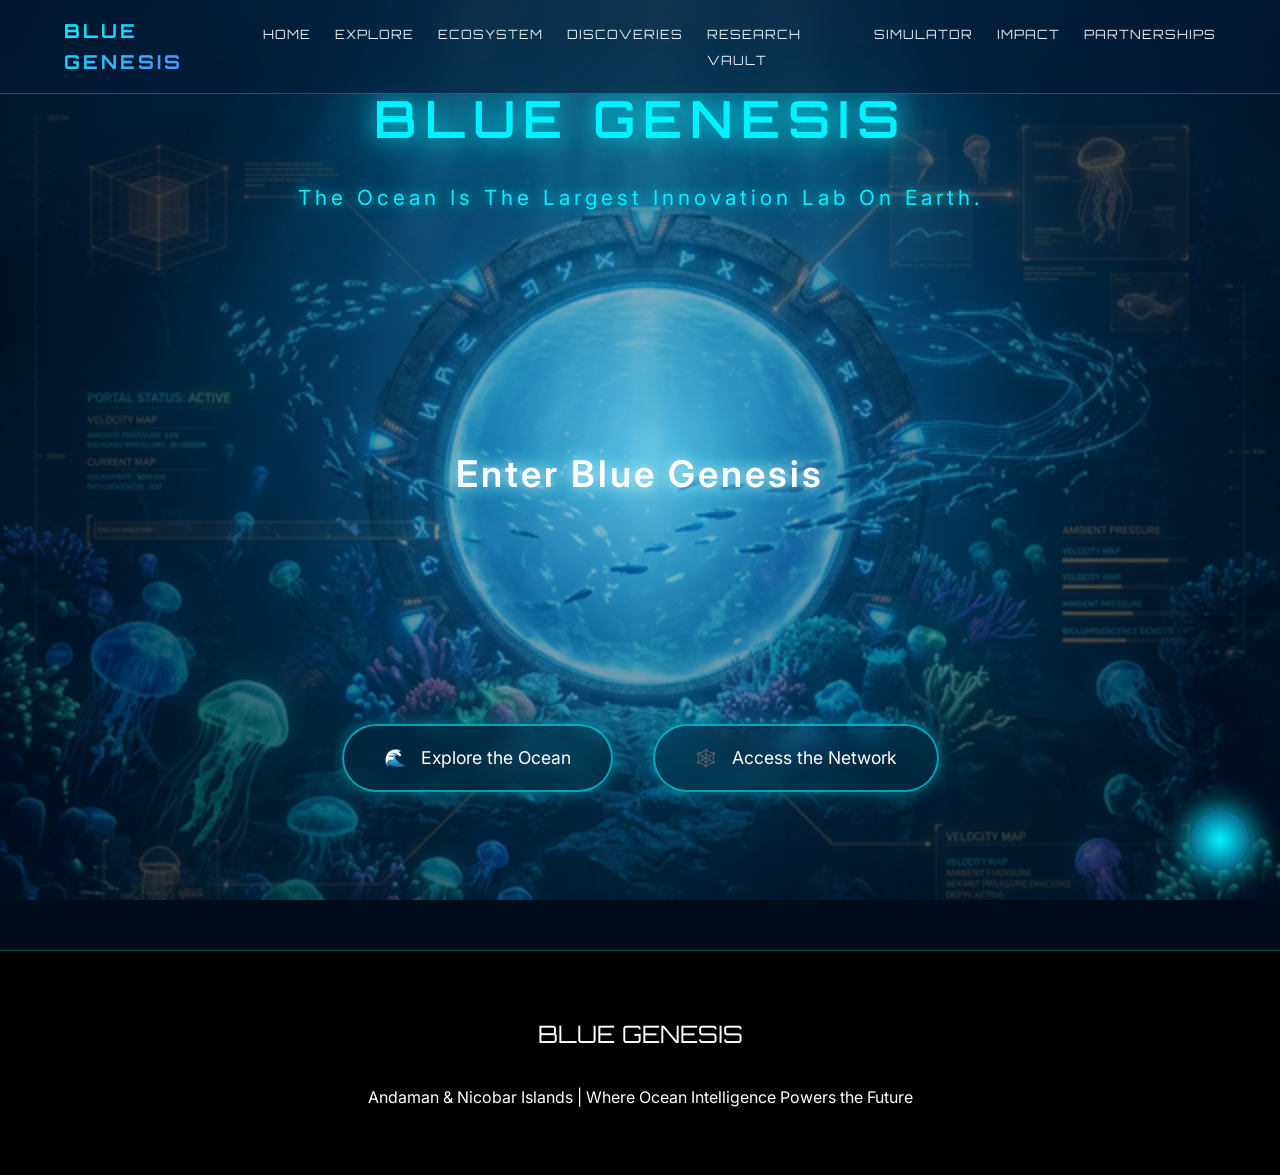
<file: index.html>
<!DOCTYPE html>
<html lang="en">

<head>
    <meta charset="UTF-8">
    <meta name="viewport" content="width=device-width, initial-scale=1.0">
    <title>Blue Genesis | The Living Ocean Interface</title>
    <link rel="preconnect" href="https://fonts.googleapis.com">
    <link rel="preconnect" href="https://fonts.gstatic.com" crossorigin>
    <link
        href="https://fonts.googleapis.com/css2?family=Exo+2:wght@300;400;600;700&family=Inter:wght@300;400;600&family=Orbitron:wght@400;700&display=swap"
        rel="stylesheet">
    <link rel="stylesheet" href="css/styles.css">
</head>

<body>
    <div class="bg-system"></div>

    <!-- Navigation -->
    <header class="main-nav">
        <div class="logo">
            <span class="logo-text">BLUE GENESIS</span>
        </div>
        <nav>
            <ul>
                <li><a href="index.html">Home</a></li>
                <li><a href="explore.html">Explore</a></li>
                <li><a href="ecosystem.html">Ecosystem</a></li>
                <li><a href="discoveries.html">Discoveries</a></li>
                <li><a href="research.html">Research Vault</a></li>
                <li><a href="simulator.html">Simulator</a></li>
                <li><a href="impact.html">Impact</a></li>
                <li><a href="partners.html">Partnerships</a></li>
            </ul>
        </nav>
    </header>

    <main class="page-container" style="padding-top: 0;">
        <section class="hero-portal" id="hero-portal">

            <!-- Immersive Ocean Layers -->
            <div class="ocean-layers">
                <div class="light-rays"></div>
                <div id="fish-container" class="fish-container"></div>
                <div id="plankton-container" class="plankton-container"></div>
            </div>

            <!-- Top Title and Subtitle -->
            <div class="hero-top">
                <h1 class="title-glow">BLUE GENESIS</h1>
                <p class="hero-subtitle">The Ocean Is The Largest Innovation Lab On Earth.</p>
            </div>

            <!-- Center Enter Portal -->
            <div class="hero-center">
                <a href="explore.html" class="enter-link">
                    <span class="enter-text">Enter Blue Genesis</span>
                </a>
            </div>

            <!-- Bottom Action Buttons -->
            <div class="hero-bottom">
                <a href="explore.html" class="nav-btn">
                    <span class="icon">🌊</span>
                    <span class="text">Explore the Ocean</span>
                </a>
                <a href="partners.html" class="nav-btn">
                    <span class="icon">🕸️</span>
                    <span class="text">Access the Network</span>
                </a>
            </div>
        </section>
    </main>

    <!-- Nereus AI -->
    <div id="nereus" class="nereus-assistant">
        <div class="nereus-orb"></div>
        <div class="nereus-chat glass">
            <p id="nereus-text">Searching the Andaman currents...</p>
            <p id="nereus-response" style="color: var(--aqua-cyan); margin-bottom: 1rem;"></p>
            <input type="text" id="nereus-input" placeholder="Ask Nereus...">
        </div>
    </div>

    <footer class="main-footer">
        <div class="footer-logo">BLUE GENESIS</div>
        <p>Andaman & Nicobar Islands | Where Ocean Intelligence Powers the Future</p>
    </footer>

    <script src="js/api.js"></script>
    <script src="js/main.js?v=1.1"></script>
</body>

</html>
</file>
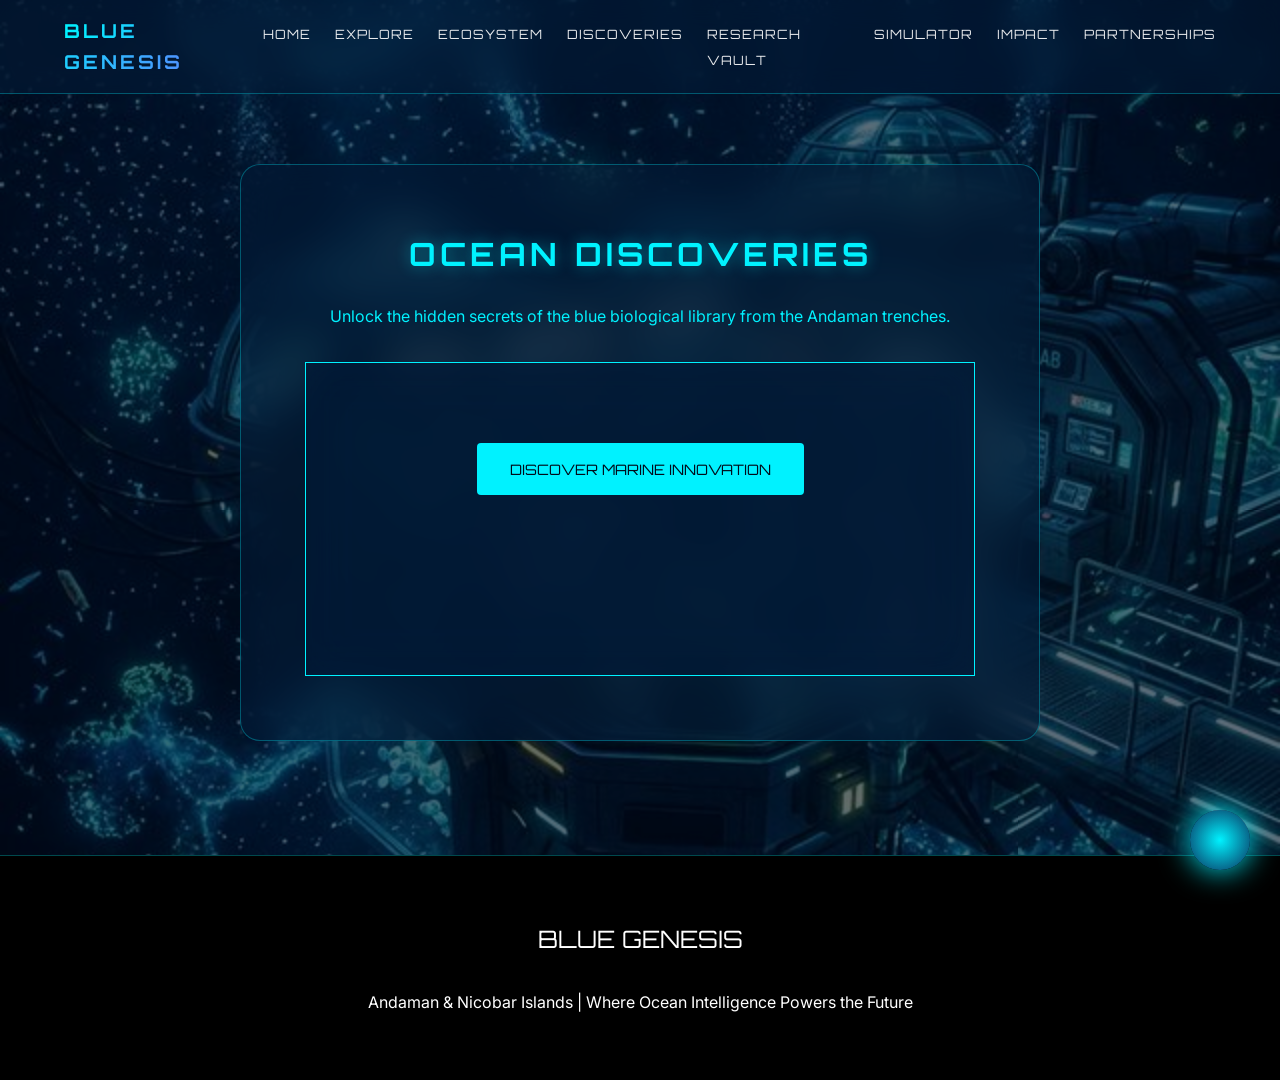
<file: discoveries.html>
<!DOCTYPE html>
<html lang="en">

<head>
    <meta charset="UTF-8">
    <meta name="viewport" content="width=device-width, initial-scale=1.0">
    <title>Marine Discoveries | Blue Genesis</title>
    <link rel="preconnect" href="https://fonts.googleapis.com">
    <link rel="preconnect" href="https://fonts.gstatic.com" crossorigin>
    <link
        href="https://fonts.googleapis.com/css2?family=Exo+2:wght@300;400;600;700&family=Inter:wght@300;400;600&family=Orbitron:wght@400;700&display=swap"
        rel="stylesheet">
    <link rel="stylesheet" href="css/styles.css">
</head>

<body id="discoveries-view">
    <div class="page-bg" style="background-image: url('assets/images/backgrounds/discoveries-bg.jpg');"></div>
    <div class="overlay"></div>

    <!-- Navigation -->
    <header class="main-nav">
        <div class="logo">
            <span class="logo-text">BLUE GENESIS</span>
        </div>
        <nav>
            <ul>
                <li><a href="index.html">Home</a></li>
                <li><a href="explore.html">Explore</a></li>
                <li><a href="ecosystem.html">Ecosystem</a></li>
                <li><a href="discoveries.html">Discoveries</a></li>
                <li><a href="research.html">Research Vault</a></li>
                <li><a href="simulator.html">Simulator</a></li>
                <li><a href="impact.html">Impact</a></li>
                <li><a href="partners.html">Partnerships</a></li>
            </ul>
        </nav>
    </header>

    <main class="page-container hero-discovery">
        <div class="content-section glass" style="text-align: center; max-width: 800px;">
            <h1 class="title-glow">Ocean Discoveries</h1>
            <p style="margin-bottom: 2rem; color: var(--aqua-cyan);">Unlock the hidden secrets of the blue biological
                library from the Andaman trenches.</p>

            <div class="discovery-card glass" style="padding: 3rem; margin-top: 2rem; border-color: var(--aqua-cyan);">
                <button onclick="getDiscovery()" class="btn btn-primary"
                    style="margin-top: 2rem; padding: 1rem 2rem; cursor: pointer;">Discover Marine Innovation</button>
                <p id="discovery-text" style="font-size: 1.4rem; min-height: 100px; margin-top: 2rem;"></p>
            </div>
        </div>
    </main>

    <div id="nereus" class="nereus-assistant">
        <div class="nereus-orb"></div>
        <div class="nereus-chat glass">
            <p id="nereus-text">Searching the Andaman currents...</p>
            <p id="nereus-response" style="color: var(--aqua-cyan); margin-bottom: 1rem;"></p>
            <input type="text" id="nereus-input" placeholder="Ask Nereus...">
        </div>
    </div>

    <footer class="main-footer">
        <div class="footer-logo">BLUE GENESIS</div>
        <p>Andaman & Nicobar Islands | Where Ocean Intelligence Powers the Future</p>
    </footer>

    <script src="js/api.js"></script>
    <script src="js/main.js?v=1.1"></script>
</body>

</html>
</file>
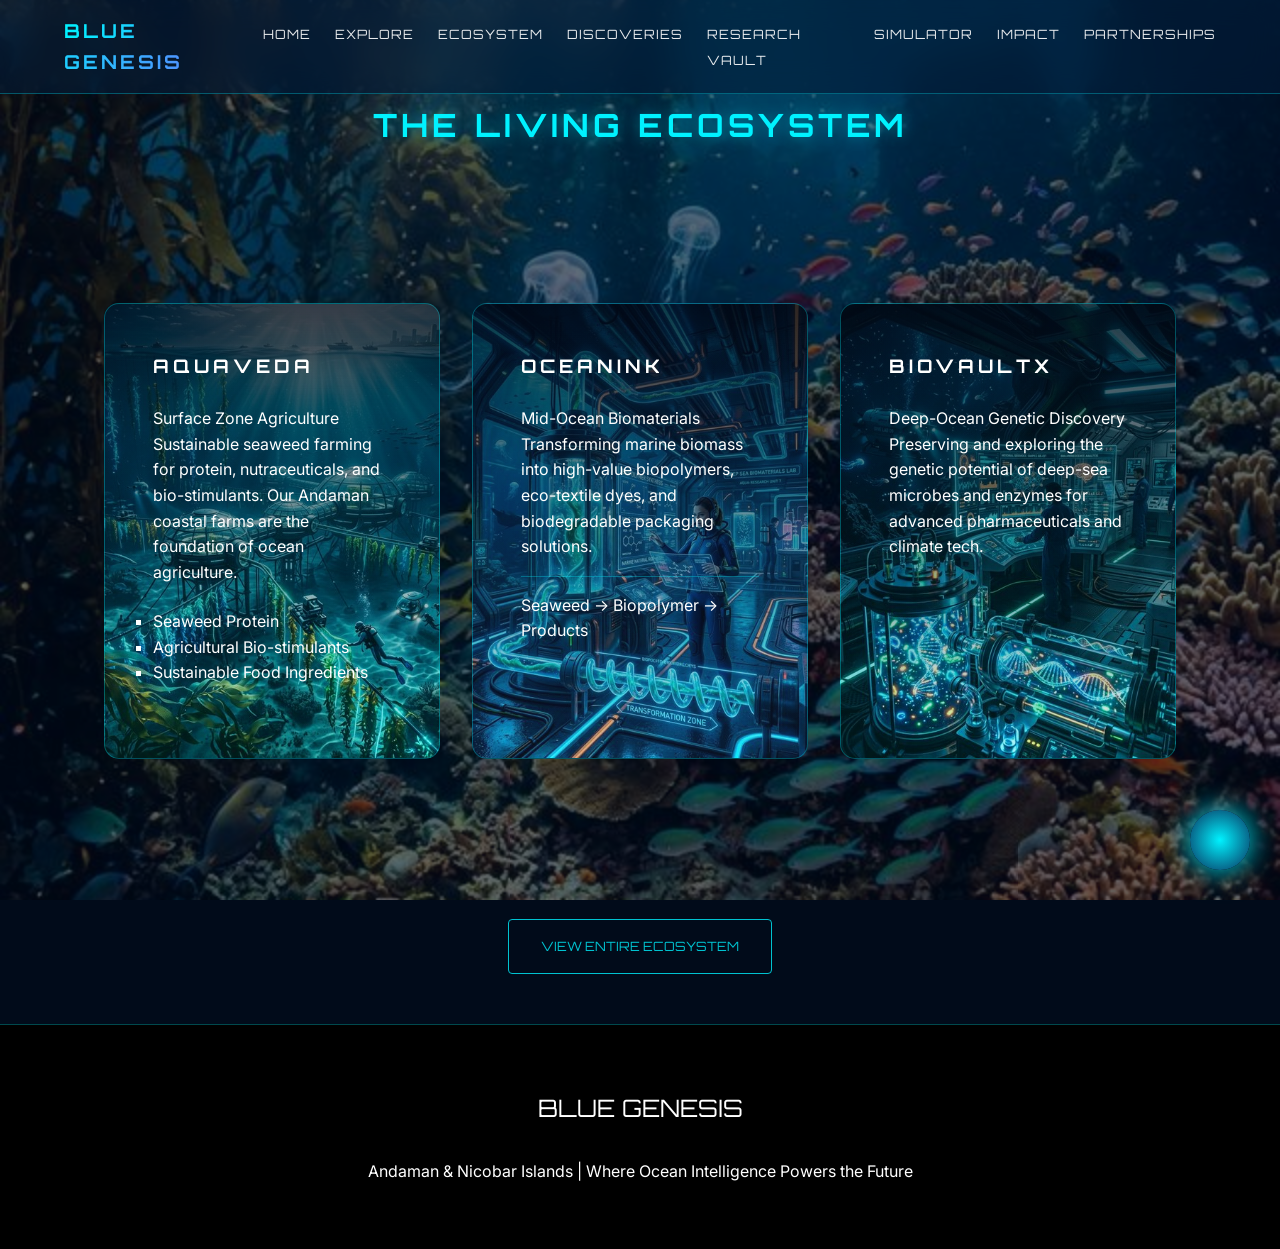
<file: ecosystem.html>
<!DOCTYPE html>
<html lang="en">

<head>
    <meta charset="UTF-8">
    <meta name="viewport" content="width=device-width, initial-scale=1.0">
    <title>Ocean Ecosystem | Blue Genesis</title>
    <link rel="preconnect" href="https://fonts.googleapis.com">
    <link rel="preconnect" href="https://fonts.gstatic.com" crossorigin>
    <link
        href="https://fonts.googleapis.com/css2?family=Exo+2:wght@300;400;600;700&family=Inter:wght@300;400;600&family=Orbitron:wght@400;700&display=swap"
        rel="stylesheet">
    <link rel="stylesheet" href="css/styles.css">
</head>

<body id="ecosystem-view">
    <div class="page-bg" style="background-image: url('assets/images/backgrounds/ecosystem-bg.jpg');"></div>
    <div class="overlay"></div>

    <!-- Navigation -->
    <header class="main-nav">
        <div class="logo">
            <span class="logo-text">BLUE GENESIS</span>
        </div>
        <nav>
            <ul>
                <li><a href="index.html">Home</a></li>
                <li><a href="explore.html">Explore</a></li>
                <li><a href="ecosystem.html">Ecosystem</a></li>
                <li><a href="discoveries.html">Discoveries</a></li>
                <li><a href="research.html">Research Vault</a></li>
                <li><a href="simulator.html">Simulator</a></li>
                <li><a href="impact.html">Impact</a></li>
                <li><a href="partners.html">Partnerships</a></li>
            </ul>
        </nav>
    </header>

    <main class="page-container">
        <h1 class="title-glow">The Living Ecosystem</h1>

        <div class="card-grid content-section">
            <!-- AquaVeda -->
            <div id="surface" class="info-card glass ecosystem-card"
                style="background: linear-gradient(rgba(1, 11, 26, 0.8), rgba(0, 242, 255, 0.1)), url('assets/images/aquaveda.png') no-repeat center center/cover;">
                <h3>AquaVeda</h3>
                <p class="tagline">Surface Zone Agriculture</p>
                <p>Sustainable seaweed farming for protein, nutraceuticals, and bio-stimulants. Our Andaman coastal
                    farms are the foundation of ocean agriculture.</p>
                <ul style="margin: 1.5rem 0; list-style: square;">
                    <li>Seaweed Protein</li>
                    <li>Agricultural Bio-stimulants</li>
                    <li>Sustainable Food Ingredients</li>
                </ul>
                <p id="farm-status" style="color: var(--teal-glow); font-weight: bold; margin-top: 1rem;"></p>
            </div>

            <!-- OceanInk -->
            <div id="mid" class="info-card glass ecosystem-card"
                style="background: linear-gradient(rgba(1, 11, 26, 0.8), rgba(77, 148, 255, 0.1)), url('assets/images/oceanink.png') no-repeat center center/cover;">
                <h3>OceanInk</h3>
                <p class="tagline">Mid-Ocean Biomaterials</p>
                <p>Transforming marine biomass into high-value biopolymers, eco-textile dyes, and biodegradable
                    packaging solutions.</p>
                <div style="margin-top: 1rem; border-top: 1px solid var(--glass-border); padding-top: 1rem;">
                    <span>Seaweed → Biopolymer → Products</span>
                </div>
                <p id="product-status" style="color: var(--teal-glow); font-weight: bold; margin-top: 1rem;"></p>
            </div>

            <!-- BioVaultX -->
            <div id="deep" class="info-card glass ecosystem-card"
                style="background: linear-gradient(rgba(1, 11, 26, 0.8), rgba(0, 212, 255, 0.1)), url('assets/images/biovaultx.png') no-repeat center center/cover;">
                <h3>BioVaultX</h3>
                <p class="tagline">Deep-Ocean Genetic Discovery</p>
                <p>Preserving and exploring the genetic potential of deep-sea microbes and enzymes for advanced
                    pharmaceuticals and climate tech.</p>
            </div>
        </div>

        <div style="text-align: center; margin-top: 2rem;">
            <a href="ecosystem.html" class="btn btn-secondary" style="font-size: 0.8rem; opacity: 0.8;">View Entire
                Ecosystem</a>
        </div>
    </main>

    <div id="nereus" class="nereus-assistant">
        <div class="nereus-orb"></div>
        <div class="nereus-chat glass">
            <p id="nereus-text">Searching the Andaman currents...</p>
            <p id="nereus-response" style="color: var(--aqua-cyan); margin-bottom: 1rem;"></p>
            <input type="text" id="nereus-input" placeholder="Ask Nereus...">
        </div>
    </div>

    <footer class="main-footer">
        <div class="footer-logo">BLUE GENESIS</div>
        <p>Andaman & Nicobar Islands | Where Ocean Intelligence Powers the Future</p>
    </footer>

    <script src="js/api.js"></script>
    <script src="js/main.js?v=1.1"></script>
</body>

</html>
</file>
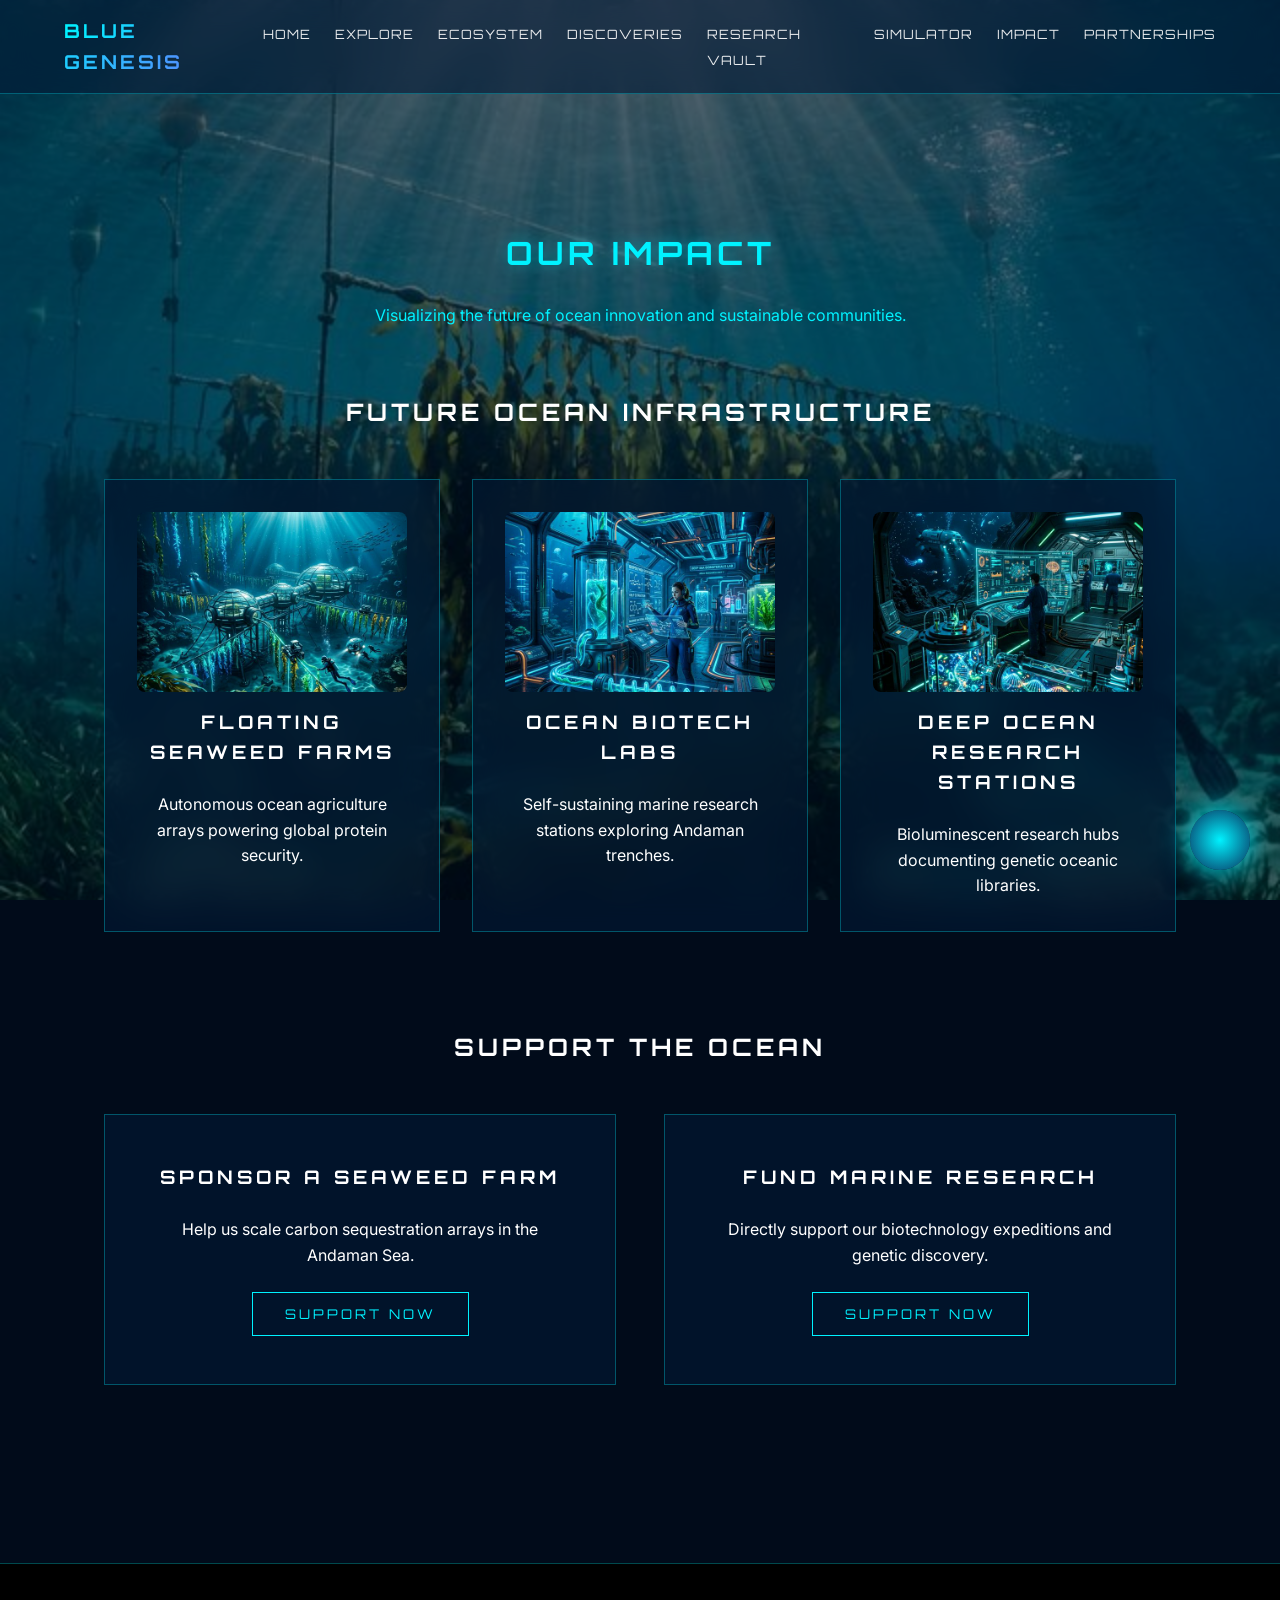
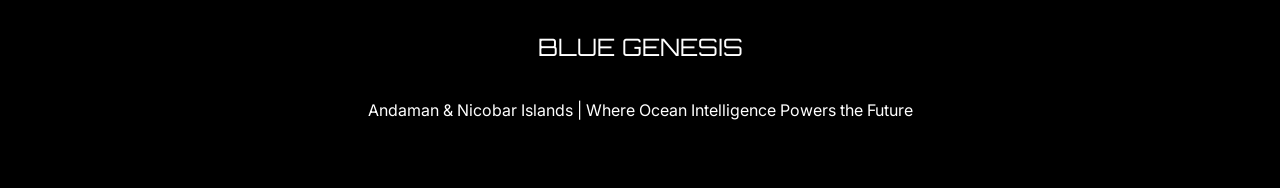
<file: impact.html>
<!DOCTYPE html>
<html lang="en">

<head>
    <meta charset="UTF-8">
    <meta name="viewport" content="width=device-width, initial-scale=1.0">
    <title>Sustainability Impact | Blue Genesis</title>
    <link rel="preconnect" href="https://fonts.googleapis.com">
    <link rel="preconnect" href="https://fonts.gstatic.com" crossorigin>
    <link
        href="https://fonts.googleapis.com/css2?family=Exo+2:wght@300;400;600;700&family=Inter:wght@300;400;600&family=Orbitron:wght@400;700&display=swap"
        rel="stylesheet">
    <link rel="stylesheet" href="css/styles.css">
</head>

<body id="impact-view">
    <div class="page-bg" style="background-image: url('assets/images/backgrounds/impact-bg.jpg');"></div>
    <div class="overlay"></div>

    <!-- Navigation -->
    <header class="main-nav">
        <div class="logo">
            <span class="logo-text">BLUE GENESIS</span>
        </div>
        <nav>
            <ul>
                <li><a href="index.html">Home</a></li>
                <li><a href="explore.html">Explore</a></li>
                <li><a href="ecosystem.html">Ecosystem</a></li>
                <li><a href="discoveries.html">Discoveries</a></li>
                <li><a href="research.html">Research Vault</a></li>
                <li><a href="simulator.html">Simulator</a></li>
                <li><a href="impact.html">Impact</a></li>
                <li><a href="partners.html">Partnerships</a></li>
            </ul>
        </nav>
    </header>

    <main class="page-container hero-impact">
        <div class="content-section" style="max-width: 1200px; width: 95%;">
            <h1 class="title-glow" style="text-align: center;">Our Impact</h1>
            <p style="text-align: center; margin-bottom: 4rem; color: var(--aqua-cyan);">Visualizing the future of ocean
                innovation and sustainable communities.</p>

            <section class="future-city-vision" style="margin-bottom: 6rem;">
                <h2 style="text-align: center; margin-bottom: 3rem;">Future Ocean Infrastructure</h2>
                <div class="city-grid"
                    style="display: grid; grid-template-columns: repeat(auto-fit, minmax(280px, 1fr)); gap: 2rem;">
                    <div class="city-block glass" style="padding: 2rem; text-align: center;">
                        <div
                            style="height: 180px; background: url('assets/images/aquaveda.png') center/cover; border-radius: 8px; margin-bottom: 1rem;">
                        </div>
                        <h3>Floating Seaweed Farms</h3>
                        <p>Autonomous ocean agriculture arrays powering global protein security.</p>
                    </div>
                    <div class="city-block glass" style="padding: 2rem; text-align: center;">
                        <div
                            style="height: 180px; background: url('assets/images/oceanink.png') center/cover; border-radius: 8px; margin-bottom: 1rem;">
                        </div>
                        <h3>Ocean Biotech Labs</h3>
                        <p>Self-sustaining marine research stations exploring Andaman trenches.</p>
                    </div>
                    <div class="city-block glass" style="padding: 2rem; text-align: center;">
                        <div
                            style="height: 180px; background: url('assets/images/biovaultx.png') center/cover; border-radius: 8px; margin-bottom: 1rem;">
                        </div>
                        <h3>Deep Ocean Research Stations</h3>
                        <p>Bioluminescent research hubs documenting genetic oceanic libraries.</p>
                    </div>
                </div>
            </section>

            <section class="support-ocean">
                <h2 style="text-align: center; margin-bottom: 3rem;">Support the Ocean</h2>
                <div class="support-grid"
                    style="display: grid; grid-template-columns: repeat(auto-fit, minmax(300px, 1fr)); gap: 3rem;">
                    <div class="support-card glass" style="padding: 3rem; text-align: center;">
                        <h3>Sponsor a Seaweed Farm</h3>
                        <p>Help us scale carbon sequestration arrays in the Andaman Sea.</p>
                        <button class="btn-glow support-btn" onclick="supportAction()"
                            style="margin-top: 1.5rem; padding: 0.8rem 2rem;">Support
                            Now</button>
                    </div>
                    <div class="support-card glass" style="padding: 3rem; text-align: center;">
                        <h3>Fund Marine Research</h3>
                        <p>Directly support our biotechnology expeditions and genetic discovery.</p>
                        <button class="btn-glow support-btn" onclick="supportAction()"
                            style="margin-top: 1.5rem; padding: 0.8rem 2rem;">Support
                            Now</button>
                    </div>
                </div>
            </section>
        </div>
    </main>

    <div id="nereus" class="nereus-assistant">
        <div class="nereus-orb"></div>
        <div class="nereus-chat glass">
            <p id="nereus-text">Searching the Andaman currents...</p>
            <p id="nereus-response" style="color: var(--aqua-cyan); margin-bottom: 1rem;"></p>
            <input type="text" id="nereus-input" placeholder="Ask Nereus...">
        </div>
    </div>

    <footer class="main-footer">
        <div class="footer-logo">BLUE GENESIS</div>
        <p>Andaman & Nicobar Islands | Where Ocean Intelligence Powers the Future</p>
    </footer>

    <script src="js/api.js"></script>
    <script src="js/main.js?v=1.1"></script>
</body>

</html>
</file>
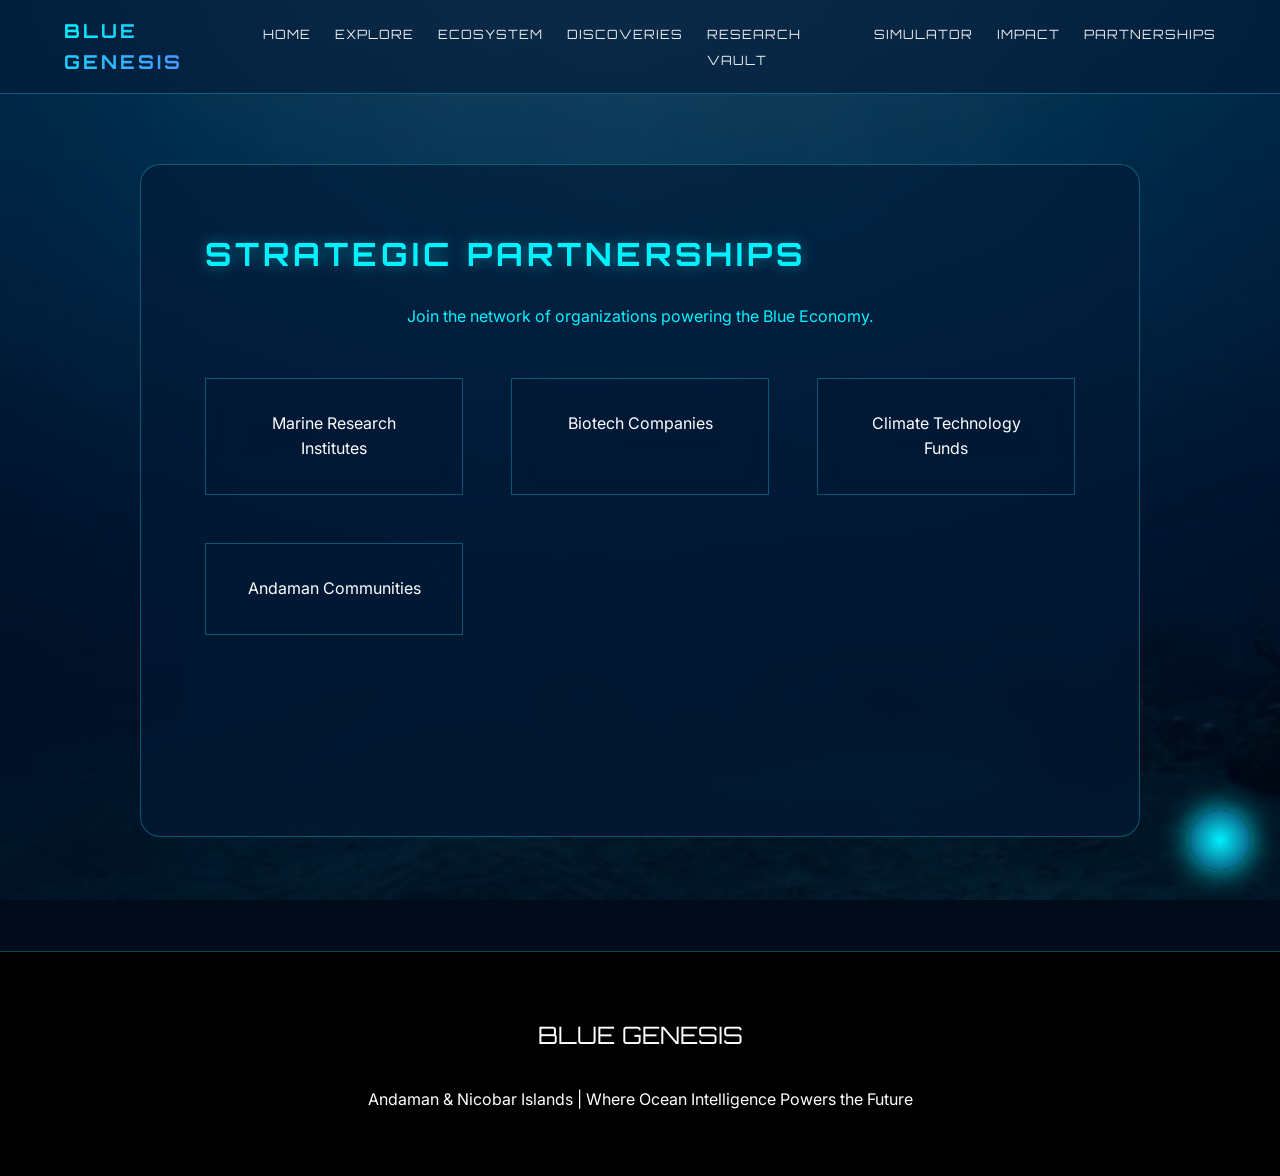
<file: partners.html>
<!DOCTYPE html>
<html lang="en">

<head>
    <meta charset="UTF-8">
    <meta name="viewport" content="width=device-width, initial-scale=1.0">
    <title>Partnerships | Blue Genesis</title>
    <link rel="preconnect" href="https://fonts.googleapis.com">
    <link rel="preconnect" href="https://fonts.gstatic.com" crossorigin>
    <link
        href="https://fonts.googleapis.com/css2?family=Exo+2:wght@300;400;600;700&family=Inter:wght@300;400;600&family=Orbitron:wght@400;700&display=swap"
        rel="stylesheet">
    <link rel="stylesheet" href="css/styles.css">
</head>

<body id="partners-view">
    <div class="page-bg" style="background-image: url('assets/images/backgrounds/partners-bg.jpg');"></div>
    <div class="overlay"></div>

    <!-- Navigation -->
    <header class="main-nav">
        <div class="logo">
            <span class="logo-text">BLUE GENESIS</span>
        </div>
        <nav>
            <ul>
                <li><a href="index.html">Home</a></li>
                <li><a href="explore.html">Explore</a></li>
                <li><a href="ecosystem.html">Ecosystem</a></li>
                <li><a href="discoveries.html">Discoveries</a></li>
                <li><a href="research.html">Research Vault</a></li>
                <li><a href="simulator.html">Simulator</a></li>
                <li><a href="impact.html">Impact</a></li>
                <li><a href="partners.html">Partnerships</a></li>
            </ul>
        </nav>
    </header>

    <main class="page-container hero-partners">
        <div class="content-section glass animate-fadeIn" style="max-width: 1000px; width: 90%;">
            <h1 class="title-glow">Strategic Partnerships</h1>
            <p style="text-align: center; margin-bottom: 3rem; color: var(--aqua-cyan);">Join the network of
                organizations powering the Blue Economy.</p>

            <div class="partners-grid"
                style="display: grid; grid-template-columns: repeat(auto-fit, minmax(200px, 1fr)); gap: 3rem;">
                <div class="partner glass animate-fadeIn"
                    style="padding: 2rem; text-align: center; animation-delay: 0.2s;">Marine Research Institutes</div>
                <div class="partner glass animate-fadeIn"
                    style="padding: 2rem; text-align: center; animation-delay: 0.4s;">Biotech Companies</div>
                <div class="partner glass animate-fadeIn"
                    style="padding: 2rem; text-align: center; animation-delay: 0.6s;">Climate Technology Funds</div>
                <div class="partner glass animate-fadeIn"
                    style="padding: 2rem; text-align: center; animation-delay: 0.8s;">Andaman Communities</div>
            </div>

            <div style="text-align: center; margin-top: 4rem;">
                <a href="#" class="btn-glow pulse-glow animate-fadeIn"
                    style="text-decoration: none; animation-delay: 1.2s;">Join the Mission</a>
            </div>
        </div>
    </main>

    <div id="nereus" class="nereus-assistant">
        <div class="nereus-orb"></div>
        <div class="nereus-chat glass">
            <p id="nereus-text">Searching the Andaman currents...</p>
            <p id="nereus-response" style="color: var(--aqua-cyan); margin-bottom: 1rem;"></p>
            <input type="text" id="nereus-input" placeholder="Ask Nereus...">
        </div>
    </div>

    <footer class="main-footer">
        <div class="footer-logo">BLUE GENESIS</div>
        <p>Andaman & Nicobar Islands | Where Ocean Intelligence Powers the Future</p>
    </footer>

    <script src="js/api.js"></script>
    <script src="js/main.js?v=1.1"></script>
</body>

</html>
</file>
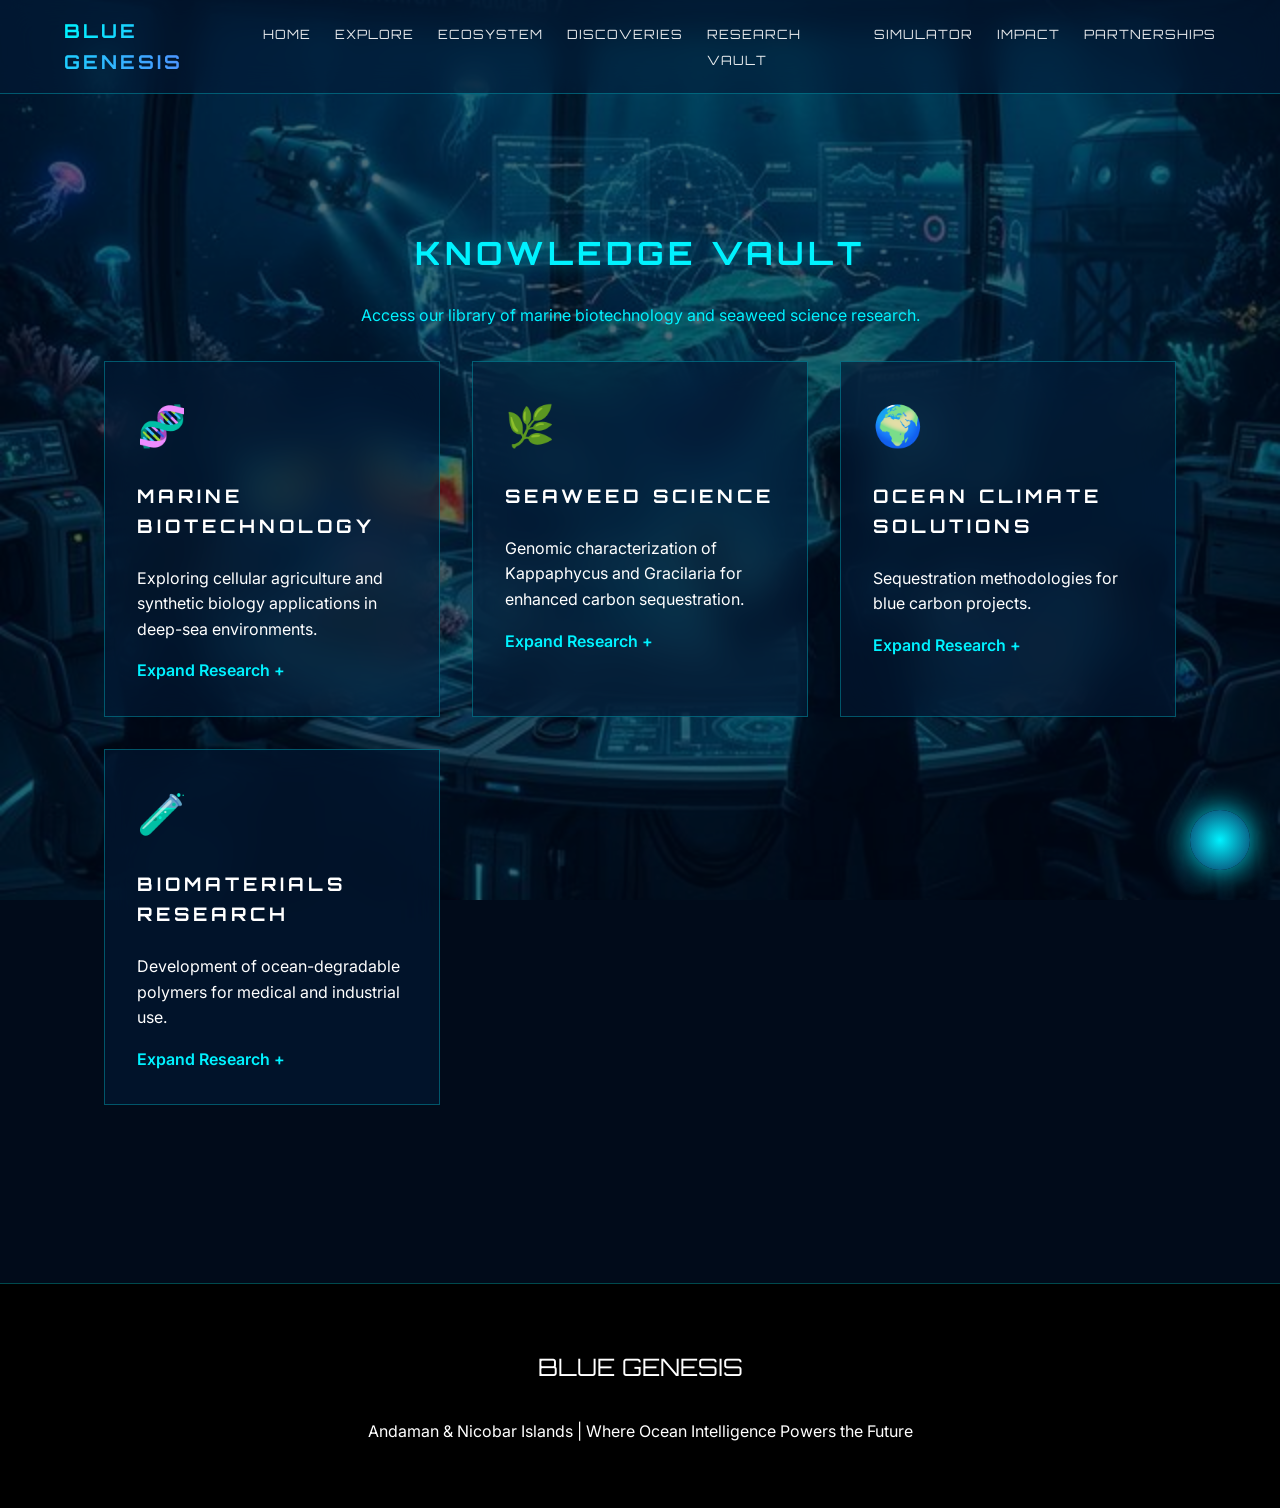
<file: research.html>
<!DOCTYPE html>
<html lang="en">

<head>
    <meta charset="UTF-8">
    <meta name="viewport" content="width=device-width, initial-scale=1.0">
    <title>Research Vault | Blue Genesis</title>
    <link rel="preconnect" href="https://fonts.googleapis.com">
    <link rel="preconnect" href="https://fonts.gstatic.com" crossorigin>
    <link
        href="https://fonts.googleapis.com/css2?family=Exo+2:wght@300;400;600;700&family=Inter:wght@300;400;600&family=Orbitron:wght@400;700&display=swap"
        rel="stylesheet">
    <link rel="stylesheet" href="css/styles.css">
</head>

<body id="research-view">
    <div class="page-bg" style="background-image: url('assets/images/backgrounds/research-bg.jpg');"></div>
    <div class="overlay"></div>

    <!-- Navigation -->
    <header class="main-nav">
        <div class="logo">
            <span class="logo-text">BLUE GENESIS</span>
        </div>
        <nav>
            <ul>
                <li><a href="index.html">Home</a></li>
                <li><a href="explore.html">Explore</a></li>
                <li><a href="ecosystem.html">Ecosystem</a></li>
                <li><a href="discoveries.html">Discoveries</a></li>
                <li><a href="research.html">Research Vault</a></li>
                <li><a href="simulator.html">Simulator</a></li>
                <li><a href="impact.html">Impact</a></li>
                <li><a href="partners.html">Partnerships</a></li>
            </ul>
        </nav>
    </header>

    <main class="page-container hero-research">
        <div class="content-section" style="max-width: 1200px; width: 95%;">
            <h1 class="title-glow" style="text-align: center;">Knowledge Vault</h1>
            <p style="text-align: center; margin-bottom: 2rem; color: var(--aqua-cyan);">Access our library of marine
                biotechnology and seaweed science research.</p>

            <p id="research-status"
                style="text-align: center; color: var(--teal-glow); font-size: 1.2rem; margin-bottom: 2rem;"></p>

            <div class="research-grid"
                style="display: grid; grid-template-columns: repeat(auto-fit, minmax(280px, 1fr)); gap: 2rem;">
                <div class="research-card glass node-btn" data-info="biotech"
                    style="padding: 2rem; cursor: pointer; transition: transform 0.3s;">
                    <div class="icon" style="font-size: 2.5rem; margin-bottom: 1.5rem;">🧬</div>
                    <h3>Marine Biotechnology</h3>
                    <p>Exploring cellular agriculture and synthetic biology applications in deep-sea environments.</p>
                    <span class="learn-more"
                        style="color: var(--aqua-cyan); font-weight: 600; margin-top: 1rem; display: block;">Expand
                        Research +</span>
                </div>
                <div class="research-card glass node-btn" data-info="seaweed"
                    style="padding: 2rem; cursor: pointer; transition: transform 0.3s;">
                    <div class="icon" style="font-size: 2.5rem; margin-bottom: 1.5rem;">🌿</div>
                    <h3>Seaweed Science</h3>
                    <p>Genomic characterization of Kappaphycus and Gracilaria for enhanced carbon sequestration.</p>
                    <span class="learn-more"
                        style="color: var(--aqua-cyan); font-weight: 600; margin-top: 1rem; display: block;">Expand
                        Research +</span>
                </div>
                <div class="research-card glass node-btn" data-info="carbon"
                    style="padding: 2rem; cursor: pointer; transition: transform 0.3s;">
                    <div class="icon" style="font-size: 2.5rem; margin-bottom: 1.5rem;">🌍</div>
                    <h3>Ocean Climate Solutions</h3>
                    <p>Sequestration methodologies for blue carbon projects.</p>
                    <span class="learn-more"
                        style="color: var(--aqua-cyan); font-weight: 600; margin-top: 1rem; display: block;">Expand
                        Research +</span>
                </div>
                <div class="research-card glass node-btn" data-info="biomaterials"
                    style="padding: 2rem; cursor: pointer; transition: transform 0.3s;">
                    <div class="icon" style="font-size: 2.5rem; margin-bottom: 1.5rem;">🧪</div>
                    <h3>Biomaterials Research</h3>
                    <p>Development of ocean-degradable polymers for medical and industrial use.</p>
                    <span class="learn-more"
                        style="color: var(--aqua-cyan); font-weight: 600; margin-top: 1rem; display: block;">Expand
                        Research +</span>
                </div>
            </div>
        </div>
    </main>

    <div id="nereus" class="nereus-assistant">
        <div class="nereus-orb"></div>
        <div class="nereus-chat glass">
            <p id="nereus-text">Searching the Andaman currents...</p>
            <p id="nereus-response" style="color: var(--aqua-cyan); margin-bottom: 1rem;"></p>
            <input type="text" id="nereus-input" placeholder="Ask Nereus...">
        </div>
    </div>

    <footer class="main-footer">
        <div class="footer-logo">BLUE GENESIS</div>
        <p>Andaman & Nicobar Islands | Where Ocean Intelligence Powers the Future</p>
    </footer>

    <script src="js/api.js"></script>
    <script src="js/main.js?v=1.1"></script>
</body>

</html>
</file>
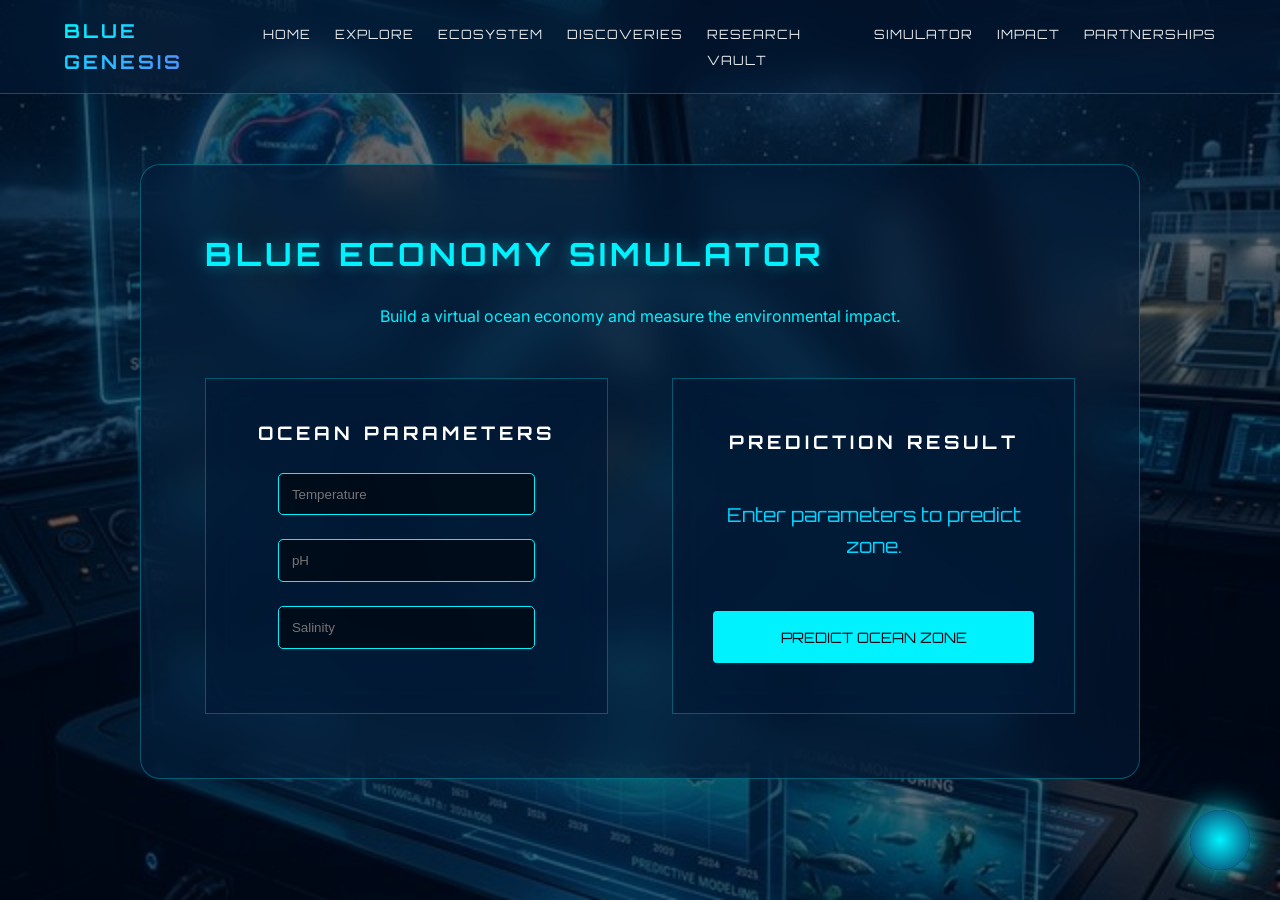
<file: simulator.html>
<!DOCTYPE html>
<html lang="en">

<head>
    <meta charset="UTF-8">
    <meta name="viewport" content="width=device-width, initial-scale=1.0">
    <title>Blue Economy Simulator | Blue Genesis</title>
    <link rel="preconnect" href="https://fonts.googleapis.com">
    <link rel="preconnect" href="https://fonts.gstatic.com" crossorigin>
    <link
        href="https://fonts.googleapis.com/css2?family=Exo+2:wght@300;400;600;700&family=Inter:wght@300;400;600&family=Orbitron:wght@400;700&display=swap"
        rel="stylesheet">
    <link rel="stylesheet" href="css/styles.css">
    <style>
        .sim-grid {
            display: grid;
            grid-template-columns: 1fr 1fr;
            gap: 4rem;
            align-items: center;
        }

        .control-panel {
            padding: 3rem;
        }

        .slider-wrap {
            margin-bottom: 2.5rem;
        }

        .slider-wrap label {
            display: block;
            margin-bottom: 1rem;
            font-family: var(--f-header);
            font-size: 0.9rem;
        }

        input[type=range] {
            width: 100%;
            height: 6px;
            background: var(--ocean-blue);
            border-radius: 5px;
            outline: none;
            appearance: none;
            -webkit-appearance: none;
        }

        input[type=range]::-webkit-slider-thumb {
            appearance: none;
            -webkit-appearance: none;
            width: 18px;
            height: 18px;
            border-radius: 50%;
            background: var(--aqua-cyan);
            cursor: pointer;
            box-shadow: 0 0 10px var(--aqua-cyan);
        }

        .metric-display {
            text-align: center;
        }

        .metric-num {
            font-size: 4rem;
            font-family: var(--f-header);
            color: var(--teal-glow);
            display: block;
        }

        .metric-label {
            font-size: 1rem;
            opacity: 0.7;
            letter-spacing: 2px;
        }
    </style>
</head>

<body id="simulator-view">
    <div class="page-bg" style="background-image: url('assets/images/backgrounds/simulator-bg.jpg');"></div>
    <div class="overlay"></div>

    <!-- Navigation -->
    <header class="main-nav">
        <div class="logo">
            <span class="logo-text">BLUE GENESIS</span>
        </div>
        <nav>
            <ul>
                <li><a href="index.html">Home</a></li>
                <li><a href="explore.html">Explore</a></li>
                <li><a href="ecosystem.html">Ecosystem</a></li>
                <li><a href="discoveries.html">Discoveries</a></li>
                <li><a href="research.html">Research Vault</a></li>
                <li><a href="simulator.html">Simulator</a></li>
                <li><a href="impact.html">Impact</a></li>
                <li><a href="partners.html">Partnerships</a></li>
            </ul>
        </nav>
    </header>

    <main class="page-container hero-simulator">
        <div class="content-section glass" style="max-width: 1000px; width: 90%;">
            <h1 class="title-glow">Blue Economy Simulator</h1>
            <p style="text-align: center; margin-bottom: 3rem; color: var(--aqua-cyan);">Build a virtual ocean economy
                and measure the environmental impact.</p>

            <div class="simulator-layout" style="display: grid; grid-template-columns: 1fr 1fr; gap: 4rem;">
                <div class="controls glass" style="padding: 2.5rem; text-align: center;">
                    <h3>Ocean Parameters</h3>
                    <input id="temp" placeholder="Temperature"
                        style="display:block; margin: 1.5rem auto; padding: 0.8rem; border-radius: 5px; border: 1px solid var(--aqua-cyan); background: rgba(0,0,0,0.5); color: white; width: 80%;">
                    <input id="ph" placeholder="pH"
                        style="display:block; margin: 1.5rem auto; padding: 0.8rem; border-radius: 5px; border: 1px solid var(--aqua-cyan); background: rgba(0,0,0,0.5); color: white; width: 80%;">
                    <input id="salinity" placeholder="Salinity"
                        style="display:block; margin: 1.5rem auto; padding: 0.8rem; border-radius: 5px; border: 1px solid var(--aqua-cyan); background: rgba(0,0,0,0.5); color: white; width: 80%;">
                </div>

                <div class="metrics glass"
                    style="padding: 2.5rem; display: flex; flex-direction: column; justify-content: space-around; text-align: center;">
                    <h3>Prediction Result</h3>
                    <p id="prediction-result"
                        style="font-size: 1.2rem; color: var(--teal-glow); font-family: var(--f-header); margin-bottom: 2rem;">
                        Enter parameters to predict zone.
                    </p>
                    <button class="btn btn-primary" onclick="predictZone()"
                        style="padding: 1rem 2rem; cursor: pointer;">Predict Ocean Zone</button>
                </div>
            </div>
        </div>
    </main>

    <div id="nereus" class="nereus-assistant">
        <div class="nereus-orb"></div>
        <div class="nereus-chat glass">
            <p id="nereus-text">Searching the Andaman currents...</p>
            <p id="nereus-response" style="color: var(--aqua-cyan); margin-bottom: 1rem;"></p>
            <input type="text" id="nereus-input" placeholder="Ask Nereus...">
        </div>
    </div>

    <script src="js/api.js"></script>
    <script src="js/main.js?v=1.1"></script>
</body>

</html>
</file>
<file: css/styles.css>
:root {
    /* Color Palette */
    --deep-ocean: #010b1a;
    --navy-blue: #021a36;
    --ocean-blue: #0b2d5a;
    --aqua-cyan: #00f2ff;
    --teal-glow: #00d4ff;
    --neon-blue: #4d94ff;
    --soft-white: rgba(255, 255, 255, 0.9);
    --glass-bg: rgba(2, 26, 54, 0.6);
    --glass-border: rgba(0, 242, 255, 0.3);

    /* Fonts */
    --f-header: 'Orbitron', sans-serif;
    --f-display: 'Exo 2', sans-serif;
    --f-body: 'Inter', sans-serif;
}

* {
    margin: 0;
    padding: 0;
    box-sizing: border-box;
}

body {
    min-height: 100vh;
    display: flex;
    flex-direction: column;
    background-color: var(--deep-ocean);
    color: white;
    font-family: var(--f-body);
    overflow-x: hidden;
    line-height: 1.6;
    background-attachment: fixed;
}

/* Background System */
.bg-system {
    position: fixed;
    top: 0;
    left: 0;
    width: 100%;
    height: 100%;
    z-index: -2;
    background: radial-gradient(circle at center, #021a36 0%, #010b1a 100%);
}

.particles {
    position: absolute;
    width: 100%;
    height: 100%;
    background-image: radial-gradient(circle, rgba(0, 242, 255, 0.1) 1px, transparent 1px);
    background-size: 50px 50px;
    opacity: 0.2;
    /* Minimal and not distracting */
}

/* Navigation Bar */
.main-nav {
    position: fixed;
    top: 0;
    width: 100%;
    padding: 1rem 5%;
    display: flex;
    justify-content: space-between;
    align-items: center;
    z-index: 1000;
    background: var(--glass-bg);
    backdrop-filter: blur(15px);
    border-bottom: 1px solid var(--glass-border);
}

.logo-text {
    font-family: var(--f-header);
    font-size: 1.2rem;
    font-weight: 700;
    letter-spacing: 3px;
    background: linear-gradient(to right, var(--aqua-cyan), var(--neon-blue));
    background-clip: text;
    -webkit-background-clip: text;
    -webkit-text-fill-color: transparent;
}

.main-nav ul {
    display: flex;
    list-style: none;
    gap: 1.5rem;
}

.main-nav a {
    text-decoration: none;
    color: var(--soft-white);
    font-family: var(--f-header);
    font-size: 0.8rem;
    text-transform: uppercase;
    letter-spacing: 1px;
    transition: 0.3s;
}

.main-nav a:hover,
.main-nav a.active {
    color: var(--aqua-cyan);
    text-shadow: 0 0 10px var(--aqua-cyan);
}

/* Page Layout */
.page-container {
    flex: 1;
    padding-top: 100px;
    padding-bottom: 50px;
    display: flex;
    flex-direction: column;
    align-items: center;
}

.content-section {
    width: 90%;
    max-width: 1200px;
    margin: 4rem auto;
    padding: 4rem;
    border-radius: 20px;
}

.glass {
    background: var(--glass-bg);
    backdrop-filter: blur(20px);
    border: 1px solid var(--glass-border);
}

/* ========================================= */
/* HERO SECTION (HOME PAGE EXCLUSIVE)        */
/* ========================================= */

.hero-portal {
    height: 100vh;
    width: 100%;
    position: relative;
    overflow: hidden;
    display: flex;
    flex-direction: column;
    justify-content: space-between;
    align-items: center;
    padding: 10vh 0 12vh 0;
    text-align: center;
    background: radial-gradient(circle at center, rgba(0, 119, 190, 0.4) 0%, rgba(0, 18, 40, 0.7) 70%),
        url('../assets/images/hero_portal.png') no-repeat center center/cover;
}

.hero-top {
    z-index: 10;
}

.hero-top h1 {
    font-size: 4.8rem;
    letter-spacing: 15px;
    font-weight: 700;
    margin: 0;
    color: white;
    text-shadow: 0 0 20px rgba(0, 242, 255, 0.9), 0 0 40px rgba(0, 242, 255, 0.5);
    line-height: 1.1;
}

.hero-subtitle {
    font-size: 1.25rem;
    letter-spacing: 3px;
    margin-top: 15px;
    color: rgba(0, 242, 255, 0.9);
    font-weight: 400;
    text-shadow: 0 2px 8px rgba(0, 0, 0, 0.8);
}

.hero-center {
    display: flex;
    justify-content: center;
    align-items: center;
    z-index: 10;
    flex-grow: 1;
}

.enter-link {
    text-decoration: none;
    font-size: 2.8rem;
    font-weight: 600;
    letter-spacing: 2px;
    color: white;
    text-shadow: 0 0 15px rgba(255, 255, 255, 0.9), 0 0 30px rgba(0, 242, 255, 0.6);
    transition: all 0.4s ease;
}

.enter-link:hover {
    transform: scale(1.05);
    text-shadow: 0 0 25px white, 0 0 50px var(--aqua-cyan);
}

.hero-bottom {
    display: flex;
    justify-content: center;
    align-items: center;
    gap: 4rem;
    z-index: 10;
}

.hero-bottom .nav-btn {
    text-decoration: none;
    padding: 20px 55px;
    font-size: 1.25rem;
    border-radius: 60px;
    border: 1.5px solid rgba(0, 242, 255, 0.4);
    background: rgba(2, 26, 54, 0.45);
    color: white;
    backdrop-filter: blur(14px);
    transition: all 0.3s cubic-bezier(0.4, 0, 0.2, 1);
    box-shadow: 0 8px 32px rgba(0, 0, 0, 0.5);
    display: flex;
    align-items: center;
    gap: 15px;
}

.hero-bottom .nav-btn:hover {
    transform: translateY(-5px);
    box-shadow: 0 12px 40px rgba(0, 242, 255, 0.6);
}

/* Immersive Layer Specifics */
.ocean-layers {
    position: absolute;
    top: 0;
    left: 0;
    width: 100%;
    height: 100%;
    pointer-events: none;
}

.light-rays {
    position: absolute;
    top: -50%;
    left: -50%;
    width: 200%;
    height: 200%;
    background: radial-gradient(circle at center, rgba(0, 242, 255, 0.1) 0%, transparent 70%);
    animation: rays-rotate 60s linear infinite;
}


/* Typography */
h1,
h2,
h3 {
    font-family: var(--f-header);
    text-transform: uppercase;
    letter-spacing: 4px;
    margin-bottom: 1.5rem;
}

.title-glow {
    color: var(--aqua-cyan);
    text-shadow: 0 0 15px rgba(0, 242, 255, 0.4);
}

/* Buttons */
.btn {
    padding: 1rem 2rem;
    border-radius: 4px;
    text-decoration: none;
    font-family: var(--f-header);
    font-size: 0.9rem;
    text-transform: uppercase;
    transition: 0.4s;
    display: inline-block;
    cursor: pointer;
    border: 1px solid transparent;
}

.btn-primary {
    background: var(--aqua-cyan);
    color: var(--deep-ocean);
}

.btn-secondary {
    border: 1px solid var(--aqua-cyan);
    color: var(--aqua-cyan);
}

.btn:hover {
    transform: translateY(-3px);
    box-shadow: 0 10px 30px rgba(0, 242, 255, 0.4);
}

/* Video Background Specific (Explore Page) */
.full-screen-video-container {
    position: fixed;
    top: 0;
    left: 0;
    width: 100%;
    height: 100%;
    z-index: -1;
    overflow: hidden;
}

.bg-video {
    width: 100%;
    height: 100%;
    object-fit: cover;
}

.video-overlay {
    position: absolute;
    top: 0;
    left: 0;
    width: 100%;
    height: 100%;
    background: linear-gradient(to bottom, rgba(1, 11, 26, 0.4), var(--deep-ocean));
    opacity: 0.8;
}

/* Nereus Assistant */
.nereus-assistant {
    position: fixed;
    bottom: 30px;
    right: 30px;
    z-index: 10000;
}

.nereus-orb {
    width: 60px;
    height: 60px;
    background: radial-gradient(circle, var(--aqua-cyan), var(--ocean-blue));
    border-radius: 50%;
    box-shadow: 0 0 30px var(--aqua-cyan);
    cursor: pointer;
    animation: float 4s infinite ease-in-out;
}

@keyframes float {

    0%,
    100% {
        transform: translateY(0);
    }

    50% {
        transform: translateY(-15px);
    }
}

.ocean-content {
    display: none;
}

.page-bg {
    position: fixed;
    top: 0;
    left: 0;
    width: 100%;
    height: 100%;
    background-size: cover;
    background-position: center;
    z-index: -2;
}

.overlay {
    position: fixed;
    top: 0;
    left: 0;
    width: 100%;
    height: 100%;
    background: rgba(0, 10, 30, 0.6);
    z-index: -1;
}


.nereus-chat {
    position: absolute;
    bottom: 80px;
    right: 0;
    width: 320px;
    padding: 2rem;
    display: none;
    border-radius: 15px;
}

.nereus-chat input {
    width: 100%;
    padding: 1rem;
    background: rgba(255, 255, 255, 0.1);
    border: 1px solid var(--glass-border);
    color: white;
    border-radius: 5px;
    margin-top: 1rem;
}

/* Footer */
.main-footer {
    padding: 4rem 10%;
    background: #000;
    border-top: 1px solid var(--glass-border);
    text-align: center;
}

.footer-logo {
    font-family: var(--f-header);
    font-size: 1.5rem;
    margin-bottom: 2rem;
}

/* Interactive Grid (Cards) */
.card-grid {
    display: grid;
    grid-template-columns: repeat(auto-fit, minmax(300px, 1fr));
    gap: 2rem;
    width: 100%;
}

.info-card {
    padding: 3rem;
    transition: 0.5s;
    border-radius: 15px;
}

.info-card:hover {
    transform: translateY(-10px);
    border-color: var(--aqua-cyan);
    box-shadow: 0 10px 40px rgba(0, 242, 255, 0.2);
}

/* HERO SECTION */

.hero-portal {
    width: 100%;
    position: relative;
    overflow: hidden;

    background-color: transparent;
}

.overlay {
    animation: overlayPulse 10s infinite ease-in-out;
}

@keyframes overlayPulse {

    0%,
    100% {
        background: rgba(0, 10, 30, 0.6);
    }

    50% {
        background: rgba(0, 15, 45, 0.7);
    }
}


/* ============================= */
/* TOP TITLE SECTION */
/* ============================= */

.hero-top {
    z-index: 10;
    margin-bottom: 30px;
}

.hero-top h1 {

    font-size: 3.2rem;
    letter-spacing: 8px;
    font-weight: 600;

    margin: 0;

    color: var(--aqua-cyan);

    text-shadow:
        0 0 25px rgba(0, 242, 255, 0.9),
        0 0 60px rgba(0, 242, 255, 0.6),
        0 0 120px rgba(0, 242, 255, 0.3);

    line-height: 1.1;
}

/* ============================= */
/* SUBTITLE */
/* ============================= */

.hero-subtitle {

    font-size: 1.3rem;
    letter-spacing: 4px;

    margin-top: 35px;

    color: var(--aqua-cyan);

    text-shadow:
        0 0 10px rgba(0, 242, 255, 0.6),
        0 0 20px rgba(0, 242, 255, 0.4);

}

/* ============================= */
/* PORTAL CENTER TEXT */
/* ============================= */

.hero-center {

    display: flex;
    justify-content: center;
    align-items: center;

    margin-top: 60px;

    z-index: 10;
}

.enter-link {

    text-decoration: none;

    font-size: 2.3rem;
    font-weight: 600;

    letter-spacing: 3px;

    color: white;

    text-shadow:
        0 0 15px rgba(255, 255, 255, 0.9),
        0 0 30px rgba(0, 242, 255, 0.6);

    transition: all 0.4s ease;
}

.enter-link:hover {

    transform: scale(1.08);

    text-shadow:
        0 0 20px white,
        0 0 40px var(--aqua-cyan);
}

/* ============================= */
/* BUTTON SECTION */
/* ============================= */

.hero-bottom {

    display: flex;
    justify-content: center;
    align-items: center;

    gap: 2.5rem;

    margin-top: 80px;

    z-index: 10;
}

/* BUTTON STYLE - Adapted for .nav-btn */

.hero-bottom .nav-btn {
    text-decoration: none;

    padding: 18px 40px;

    font-size: 1.1rem;

    border-radius: 40px;

    border: 2px solid rgba(0, 242, 255, 0.6);

    background: rgba(0, 50, 70, 0.35);

    color: white;

    backdrop-filter: blur(10px);

    transition: all 0.3s ease;

    box-shadow:
        0 0 15px rgba(0, 242, 255, 0.4);
}

.hero-bottom .nav-btn:hover {

    transform: translateY(-3px);

    box-shadow:
        0 0 25px rgba(0, 242, 255, 0.9),
        0 0 40px rgba(0, 242, 255, 0.6);
}

/* Immersive Ocean Layers */
.ocean-layers {
    position: absolute;
    top: 0;
    left: 0;
    width: 100%;
    height: 100%;
    pointer-events: none;
    z-index: 1;
}

/* Light Rays Effect */
.light-rays {
    position: absolute;
    top: -20%;
    left: -10%;
    width: 150%;
    height: 150%;
    background: repeating-conic-gradient(from 0deg at 50% 0%,
            transparent 0deg,
            rgba(0, 242, 255, 0.05) 10deg,
            transparent 20deg);
    filter: blur(40px);
    animation: rays-rotate 60s linear infinite;
    opacity: 0.6;
}

@keyframes rays-rotate {
    from {
        transform: rotate(0deg);
    }

    to {
        transform: rotate(360deg);
    }
}

/* Plankton Particles */
.plankton {
    position: absolute;
    width: 4px;
    height: 4px;
    background: white;
    border-radius: 50%;
    filter: blur(1px);
    box-shadow: 0 0 8px var(--aqua-cyan);
    opacity: 0;
}

@keyframes plankton-float {
    0% {
        transform: translate(0, 0) scale(1);
        opacity: 0;
    }

    20% {
        opacity: 0.6;
    }

    80% {
        opacity: 0.6;
    }

    100% {
        transform: translate(var(--x), var(--y)) scale(0.5);
        opacity: 0;
    }
}

/* Moving Fish Silhouettes */
.fish {
    position: absolute;
    width: 40px;
    height: 15px;
    background: rgba(0, 242, 255, 0.15);
    clip-path: polygon(0% 50%, 25% 0%, 100% 50%, 25% 100%);
    filter: blur(2px);
}

@keyframes fish-swim {
    0% {
        left: -100px;
        transform: translateY(0);
    }

    50% {
        transform: translateY(20px);
    }

    100% {
        left: calc(100% + 100px);
        transform: translateY(0);
    }
}


/* Responsive */
@media (max-width: 768px) {
    .main-nav ul {
        display: none;
    }

    .hero-portal h1 {
        font-size: 3rem;
        letter-spacing: 5px;
    }

    .content-section {
        padding: 2rem;
    }
}

/* Partnership Page Enhancements */
.partner {
    transition: all 0.4s cubic-bezier(0.175, 0.885, 0.32, 1.275);
    cursor: default;
}

.partner:hover {
    transform: translateY(-10px) scale(1.05);
    background: rgba(0, 242, 255, 0.1);
    border-color: var(--aqua-cyan);
    box-shadow: 0 10px 40px rgba(0, 242, 255, 0.3);
}

.btn-glow {
    position: relative;
    padding: 1.2rem 3.5rem;
    background: transparent;
    border: 1px solid var(--aqua-cyan);
    color: var(--aqua-cyan);
    font-family: var(--f-header);
    text-transform: uppercase;
    letter-spacing: 3px;
    transition: 0.5s;
    overflow: hidden;
    display: inline-block;
    cursor: pointer;
    z-index: 1;
}

.btn-glow::before {
    content: '';
    position: absolute;
    top: 50%;
    left: 50%;
    width: 0;
    height: 0;
    background: var(--aqua-cyan);
    transition: 0.6s ease;
    z-index: -1;
    transform: translate(-50%, -50%) rotate(45deg);
}

.btn-glow:hover::before {
    width: 400%;
    height: 400%;
}

.btn-glow:hover {
    color: var(--deep-ocean);
    box-shadow: 0 0 40px var(--aqua-cyan);
    transform: scale(1.05);
}

/* Base Animations */
.animate-fadeIn {
    opacity: 0;
    animation: fadeInMove 1.2s ease-out forwards;
}

@keyframes fadeInMove {
    from {
        opacity: 0;
        transform: translateY(30px);
    }

    to {
        opacity: 1;
        transform: translateY(0);
    }
}

.pulse-glow {
    animation: pulseGlow 2.5s infinite ease-in-out;
}

@keyframes pulseGlow {

    0%,
    100% {
        box-shadow: 0 0 15px rgba(0, 242, 255, 0.3);
    }

    50% {
        box-shadow: 0 0 40px rgba(0, 242, 255, 0.7);
    }
}
</file>
